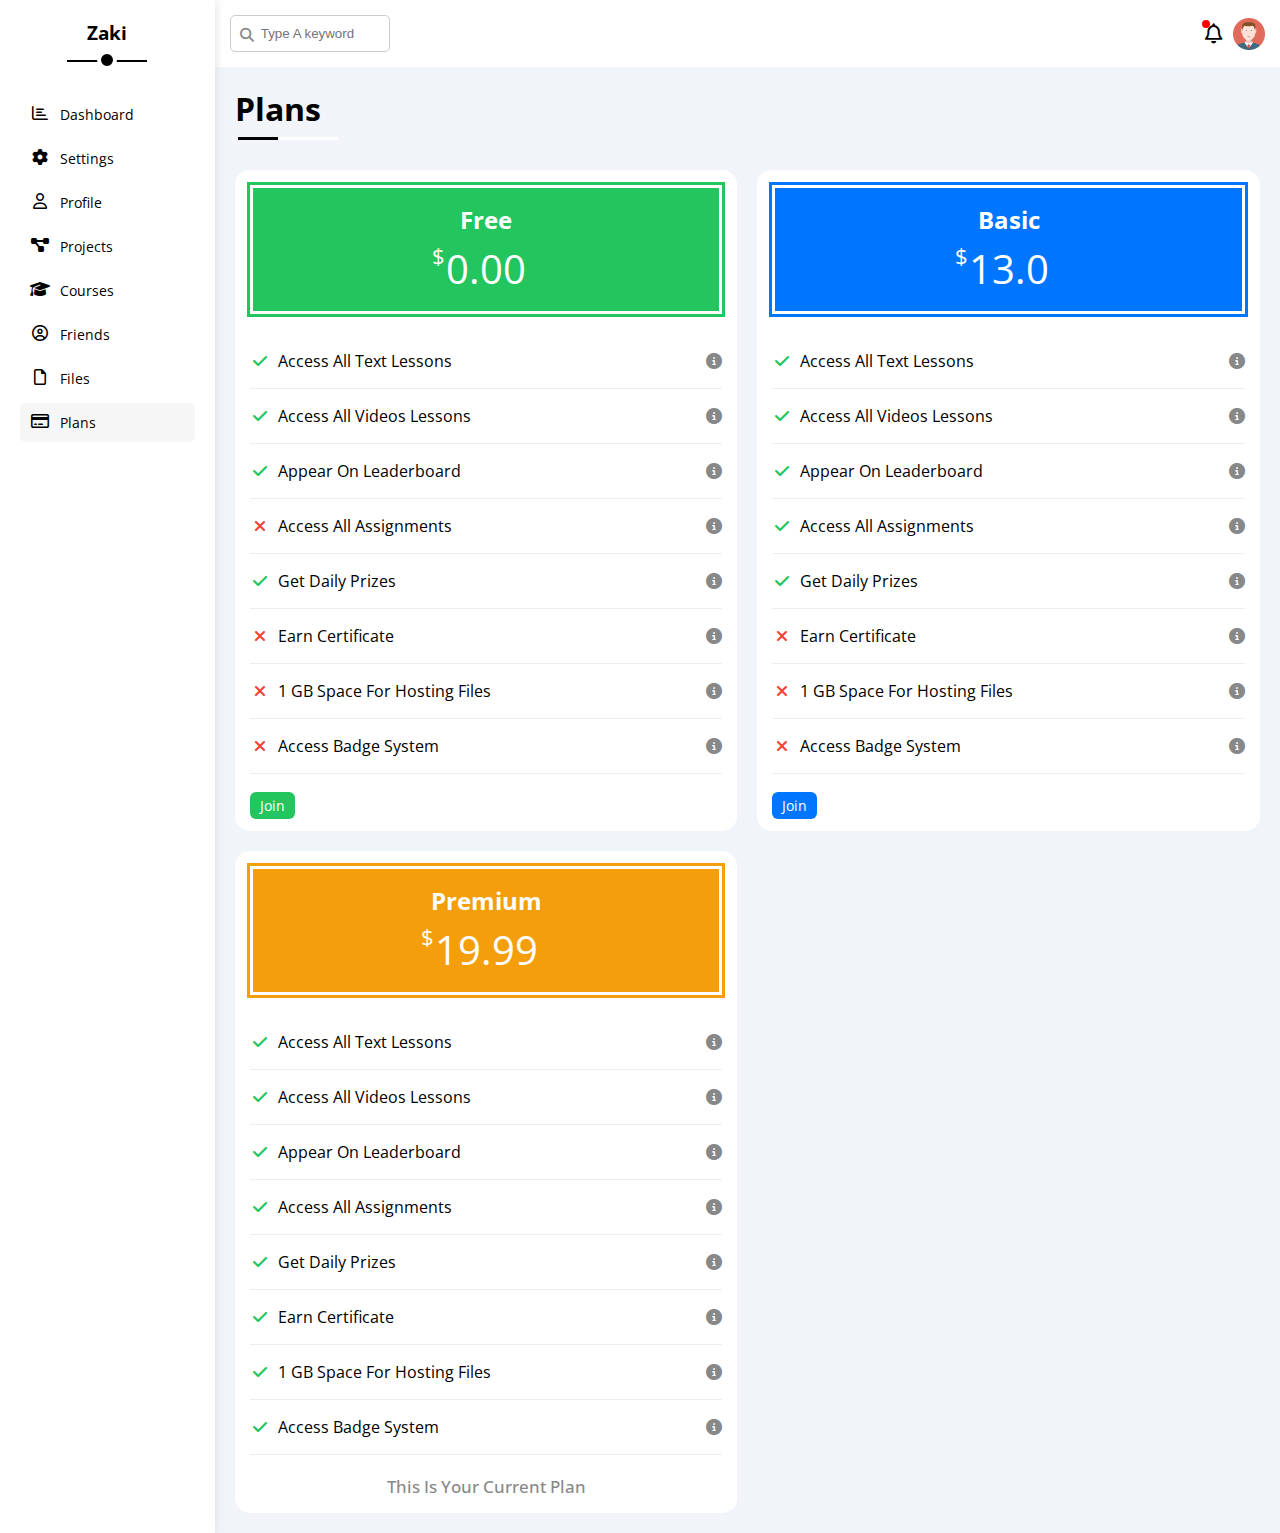
<file: plans.html>
<!DOCTYPE html>
<html lang="en">
  <head>
    <meta charset="UTF-8" />
    <meta name="viewport" content="width=device-width, initial-scale=1.0" />
    <title>Template 4</title>
    <link rel="stylesheet" href="css/framework.css" />
    <link rel="stylesheet" href="css/master.css" />
    <link rel="stylesheet" href="css/all.min.css" />
  </head>
  <body>
    <div class="page d-flex">
      <!-- Sidebar -->
      <div class="sidebar bg-white p-20 p-relative">
        <h3 class="p-relative text-c mt-0">Zaki</h3>
        <ul>
          <li>
            <a
              class="d-flex align-center fs-14 c-black rad-6 p-10"
              href="index.html"
            >
              <i class="fa-regular fa-chart-bar fa-fw"></i>
              <span>Dashboard</span>
            </a>
          </li>
          <li>
            <a
              class="d-flex align-center fs-14 c-black rad-6 p-10"
              href="settings.html"
            >
              <i class="fa-solid fa-gear fa-fw"></i>
              <span>Settings</span>
            </a>
          </li>
          <li>
            <a
              class="d-flex align-center fs-14 c-black rad-6 p-10"
              href="profile.html"
            >
              <i class="fa-regular fa-user fa-fw"></i>
              <span>Profile</span>
            </a>
          </li>
          <li>
            <a
              class="d-flex align-center fs-14 c-black rad-6 p-10"
              href="projects.html"
            >
              <i class="fa-solid fa-diagram-project fa-fw"></i>
              <span>Projects</span>
            </a>
          </li>
          <li>
            <a
              class=" d-flex align-center fs-14 c-black rad-6 p-10"
              href="courses.html"
            >
              <i class="fa-solid fa-graduation-cap fa-fw"></i>
              <span>Courses</span>
            </a>
          </li>
          <li>
            <a
              class=" d-flex align-center fs-14 c-black rad-6 p-10"
              href="friends.html"
            >
              <i class="fa-regular fa-circle-user fa-fw"></i>
              <span>Friends</span>
            </a>
          </li>
          <li>
            <a
              class=" d-flex align-center fs-14 c-black rad-6 p-10"
              href="files.html"
            >
              <i class="fa-regular fa-file fa-fw"></i>
              <span>Files</span>
            </a>
          </li>
          <li>
            <a
              class="active d-flex align-center fs-14 c-black rad-6 p-10"
              href="plans.html"
            >
              <i class="fa-regular fa-credit-card fa-fw"></i>
              <span>Plans</span>
            </a>
          </li>
        </ul>
      </div>

      <!-- Content -->
      <div class="content w-full">
        <!-- Head -->
        <div class="head">
          <div class="search">
            <input type="text" placeholder="Type A keyword" />
          </div>
          <div class="icons">
            <span>
              <i class="fa-regular fa-bell fa-lg"></i>
            </span>
            <img src="images/avatar.png" alt="Person" />
          </div>
        </div>
        <!-- Word Heading -->
        <h1>Plans</h1>
        <!-- Wrapper -->
         <div class="plans-page">
          <!-- Col -->
          <div class="col-1 box">
            <div class="plan-name bg-green">
              <p>Free</p>
              <span class="price">0.00</span>
            </div>
            <div class="info">
              <ul>

                <li>
                  <i class="fa-solid fa-check fa-fw yes"></i>
                  <p>Access All Text Lessons</p>
                  <i class="fa-solid fa-circle-info help"></i>
                </li>
                
                <li>
                  <i class="fa-solid fa-check fa-fw yes"></i>
                  <p>Access All Videos Lessons</p>
                  <i class="fa-solid fa-circle-info help"></i>
                </li>
                <li>
                  <i class="fa-solid fa-check fa-fw yes"></i>
                  <p>Appear On Leaderboard</p>
                  <i class="fa-solid fa-circle-info help"></i>
                </li>
                <li>
                  <i class="fa-solid fa-xmark fa-fw"></i>
                  <p>Access All Assignments</p>
                  <i class="fa-solid fa-circle-info help"></i>
                </li>
                <li>
                  <i class="fa-solid fa-check fa-fw yes"></i>
                  <p>Get Daily Prizes</p>
                  <i class="fa-solid fa-circle-info help"></i>
                </li>
                <li>
                  <i class="fa-solid fa-xmark fa-fw"></i>
                  <p>Earn Certificate</p>
                  <i class="fa-solid fa-circle-info help"></i>
                </li>
                <li>
                  <i class="fa-solid fa-xmark fa-fw"></i>
                  <p>1 GB Space For Hosting Files</p>
                  <i class="fa-solid fa-circle-info help"></i>
                </li>
                <li>
                  <i class="fa-solid fa-xmark fa-fw"></i>
                  <p>Access Badge System</p>
                  <i class="fa-solid fa-circle-info help"></i>
                </li>

              </ul>

              <a href="#" class="bg-green">Join</a>
            </div>
          </div>

          <!-- Col -->
          <div class="col-1 box">
            <div class="plan-name bg-blue">
              <p>Basic</p>
              <span class="price">13.0</span>
            </div>
            <div class="info">
              <ul>

                <li>
                  <i class="fa-solid fa-check fa-fw yes"></i>
                  <p>Access All Text Lessons</p>
                  <i class="fa-solid fa-circle-info help"></i>
                </li>
                
                <li>
                  <i class="fa-solid fa-check fa-fw yes"></i>
                  <p>Access All Videos Lessons</p>
                  <i class="fa-solid fa-circle-info help"></i>
                </li>
                <li>
                  <i class="fa-solid fa-check fa-fw yes"></i>
                  <p>Appear On Leaderboard</p>
                  <i class="fa-solid fa-circle-info help"></i>
                </li>
                <li>
                  <i class="fa-solid fa-check fa-fw yes"></i>
                  <p>Access All Assignments</p>
                  <i class="fa-solid fa-circle-info help"></i>
                </li>
                <li>
                  <i class="fa-solid fa-check fa-fw yes"></i>
                  <p>Get Daily Prizes</p>
                  <i class="fa-solid fa-circle-info help"></i>
                </li>
                <li>
                  <i class="fa-solid fa-xmark fa-fw"></i>
                  <p>Earn Certificate</p>
                  <i class="fa-solid fa-circle-info help"></i>
                </li>
                <li>
                  <i class="fa-solid fa-xmark fa-fw"></i>
                  <p>1 GB Space For Hosting Files</p>
                  <i class="fa-solid fa-circle-info help"></i>
                </li>
                <li>
                  <i class="fa-solid fa-xmark fa-fw"></i>
                  <p>Access Badge System</p>
                  <i class="fa-solid fa-circle-info help"></i>
                </li>

              </ul>
              <a href="#" class="bg-blue">Join</a>
            </div>
          </div>

          <!-- Col -->
          <div class="col-1 box">
            <div class="plan-name bg-orange">
              <p>Premium</p>
              <span class="price">19.99</span>
            </div>
            <div class="info">
              <ul>

                <li>
                  <i class="fa-solid fa-check fa-fw yes"></i>
                  <p>Access All Text Lessons</p>
                  <i class="fa-solid fa-circle-info help"></i>
                </li>
                
                <li>
                  <i class="fa-solid fa-check fa-fw yes"></i>
                  <p>Access All Videos Lessons</p>
                  <i class="fa-solid fa-circle-info help"></i>
                </li>
                <li>
                  <i class="fa-solid fa-check fa-fw yes"></i>
                  <p>Appear On Leaderboard</p>
                  <i class="fa-solid fa-circle-info help"></i>
                </li>
                <li>
                  <i class="fa-solid fa-check fa-fw yes"></i>
                  <p>Access All Assignments</p>
                  <i class="fa-solid fa-circle-info help"></i>
                </li>
                <li>
                  <i class="fa-solid fa-check fa-fw yes"></i>
                  <p>Get Daily Prizes</p>
                  <i class="fa-solid fa-circle-info help"></i>
                </li>
                <li>
                  <i class="fa-solid fa-check fa-fw yes"></i>
                  <p>Earn Certificate</p>
                  <i class="fa-solid fa-circle-info help"></i>
                </li>
                <li>
                  <i class="fa-solid fa-check fa-fw yes"></i>
                  <p>1 GB Space For Hosting Files</p>
                  <i class="fa-solid fa-circle-info help"></i>
                </li>
                <li>
                  <i class="fa-solid fa-check fa-fw yes"></i>
                  <p>Access Badge System</p>
                  <i class="fa-solid fa-circle-info help"></i>
                </li>
              </ul>
              <span class="current-plan">This Is Your Current Plan</span>
            </div>
          </div>


         </div>
        <!-- / wrapper -->
      </div>
      <!-- / content -->
    </div>
    <!-- / page -->
  </body>
</html>
</file>
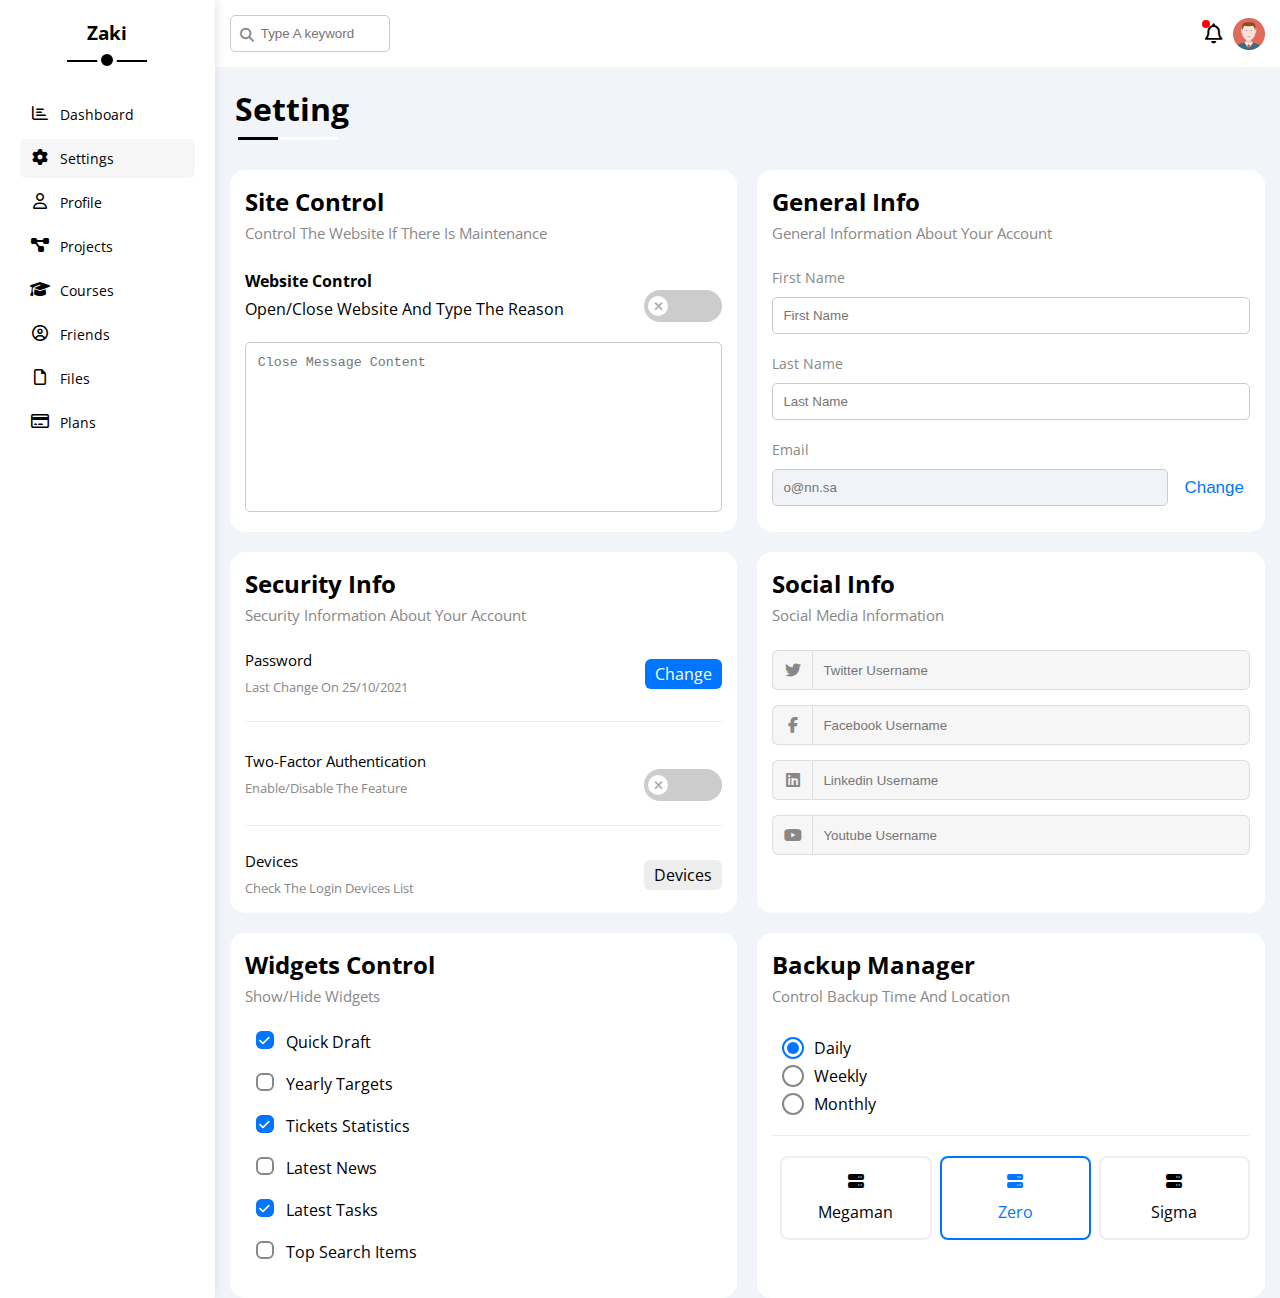
<file: settings.html>
<!DOCTYPE html>
<html lang="en">
  <head>
    <meta charset="UTF-8" />
    <meta name="viewport" content="width=device-width, initial-scale=1.0" />
    <title>Template 4</title>
    <link rel="stylesheet" href="css/framework.css" />
    <link rel="stylesheet" href="css/master.css" />
    <link rel="stylesheet" href="css/all.min.css" />
  </head>
  <body>
    <div class="page d-flex">
      <!-- Sidebar -->
      <div class="sidebar bg-white p-20 p-relative">
        <h3 class="p-relative text-c mt-0">Zaki</h3>
        <ul>
          <li>
            <a
              class="d-flex align-center fs-14 c-black rad-6 p-10"
              href="index.html"
            >
              <i class="fa-regular fa-chart-bar fa-fw"></i>
              <span>Dashboard</span>
            </a>
          </li>
          <li>
            <a
              class="active d-flex align-center fs-14 c-black rad-6 p-10"
              href="settings.html"
            >
              <i class="fa-solid fa-gear fa-fw"></i>
              <span>Settings</span>
            </a>
          </li>
          <li>
            <a
              class="d-flex align-center fs-14 c-black rad-6 p-10"
              href="profile.html"
            >
              <i class="fa-regular fa-user fa-fw"></i>
              <span>Profile</span>
            </a>
          </li>
          <li>
            <a
              class="d-flex align-center fs-14 c-black rad-6 p-10"
              href="projects.html"
            >
              <i class="fa-solid fa-diagram-project fa-fw"></i>
              <span>Projects</span>
            </a>
          </li>
          <li>
            <a
              class="d-flex align-center fs-14 c-black rad-6 p-10"
              href="courses.html"
            >
              <i class="fa-solid fa-graduation-cap fa-fw"></i>
              <span>Courses</span>
            </a>
          </li>
          <li>
            <a
              class="d-flex align-center fs-14 c-black rad-6 p-10"
              href="friends.html"
            >
              <i class="fa-regular fa-circle-user fa-fw"></i>
              <span>Friends</span>
            </a>
          </li>
          <li>
            <a
              class="d-flex align-center fs-14 c-black rad-6 p-10"
              href="files.html"
            >
              <i class="fa-regular fa-file fa-fw"></i>
              <span>Files</span>
            </a>
          </li>
          <li>
            <a
              class="d-flex align-center fs-14 c-black rad-6 p-10"
              href="plans.html"
            >
              <i class="fa-regular fa-credit-card fa-fw"></i>
              <span>Plans</span>
            </a>
          </li>
        </ul>
      </div>

      <!-- Content -->
      <div class="content w-full">
        <!-- Head -->
        <div class="head">
          <div class="search">
            <input type="text" placeholder="Type A keyword" />
          </div>
          <div class="icons">
            <span>
              <i class="fa-regular fa-bell fa-lg"></i>
            </span>
            <img src="images/avatar.png" alt="Person" />
          </div>
        </div>
        <!-- Word Heading -->
        <h1>Setting</h1>
        <!-- Wrapper -->
        <div class="setting">
         <div class="wrapper">
            <!-- site-control -->
            <div class="site-control box">
                <h2 class="title">Site Control</h2>
                <span class="sub-title">Control The Website If There Is Maintenance</span>
                <div class="row">
                    <div>
                        <h4>Website Control</h4>
                        <span>Open/Close Website And Type The Reason</span>
                    </div>
                    <!-- Checkbox -->
                    <label>
                        <input type="checkbox" class="toggle-checkbox">
                        <div class="toggle-switch"></div>
                    </label>
                </div>
                <textarea placeholder="Close Message Content"></textarea>
            </div>
            <!-- / site-control -->
            <!-- General Info -->
            <div class="general-info box">
                <h2 class="title">General Info</h2>
                <span class="sub-title">General Information About Your Account</span>
                <form action="#">
                    <div class="input-gruop">
                        <label for="first-name">First Name</label>
                        <input type="text" placeholder="First Name" id="first-name">
                    </div>
                    <div class="input-gruop">
                        <label for="last-name">Last Name</label>
                        <input type="text" placeholder="Last Name" id="last-name">
                    </div>
                    <div class="input-gruop">
                        <label for="email">Email</label>
                        <div>
                            <input type="email" placeholder="o@nn.sa" id="email" disabled>
                            <input type="submit" value="Change">
                        </div>
                    </div>
                </form>
            </div>
            <!-- / General Info -->
            <!-- Security Info -->
            <div class="security-info box">
                <h2 class="title">Security Info</h2>    
                <span class="sub-title">Security Information About Your Account</span>
                <form action="#">
                    <div class="input-gruop">
                        <div class="col">
                            <p>Password</p>
                            <span>Last Change On 25/10/2021</span>
                        </div>
                        <a href="#" class="change-password">Change</a>
                    </div>
                    <div class="input-gruop">
                        <div class="col">
                            <p>Two-Factor Authentication</p>
                            <span>Enable/Disable The Feature</span>
                        </div>
                        <!-- Checkbox -->
                        <label>
                            <input type="checkbox" class="toggle-checkbox">
                            <div class="toggle-switch"></div>
                        </label>
                    </div>
                    <div class="input-gruop">
                        <div class="col">
                            <p>Devices</p>
                            <span>Check The Login Devices List</span>
                        </div>
                        <a href="#" class="device">Devices</a>
                    </div>
                </form>
            </div>
            <!-- / Security Info -->
            <!-- Social Info -->
            <div class="social-info box">
                <h2 class="title">Social Info</h2>
                <span class="sub-title">Social Media Information</span>
                <form action="#">
                    <div>
                        <i class="fa-brands fa-twitter"></i>
                        <input type="text" placeholder="Twitter Username">
                    </div>
                    <div>
                        <i class="fa-brands fa-facebook-f"></i>
                        <input type="text" placeholder="Facebook Username">
                    </div>
                    <div>
                        <i class="fa-brands fa-linkedin"></i>
                        <input type="text" placeholder="Linkedin Username">
                    </div>
                    <div>
                        <i class="fa-brands fa-youtube"></i>
                        <input type="text" placeholder="Youtube Username">
                    </div>
                </form>
            </div>
            <!-- / Social Info -->
            <!-- Widgets Control -->
            <div class="widgets-control box">
                <h2 class="title">Widgets Control</h2>
                <span class="sub-title">Show/Hide Widgets</span>
                <form action="#">
                    <div class="control">
                        <input type="checkbox" id="one" checked>
                        <label for="one">Quick Draft</label>
                    </div>
                    <div class="control">
                        <input type="checkbox" id="tow">
                        <label for="tow">Yearly Targets</label>
                    </div>
                    <div class="control">
                        <input type="checkbox" id="three" checked>
                        <label for="three">Tickets Statistics</label>
                    </div>
                    <div class="control">
                        <input type="checkbox" id="four">
                        <label for="four">Latest News</label>
                    </div>
                    <div class="control">
                        <input type="checkbox" id="five" checked>
                        <label for="five">Latest Tasks</label>
                    </div>
                    <div class="control">
                        <input type="checkbox" id="six">
                        <label for="six">Top Search Items</label>
                    </div>
                </form>
            </div>
            <!-- / Widgets Control -->
            <!-- Backup Manager -->
            <div class="backup-manager box">
                <h2 class="title">Backup Manager</h2>
                <span class="sub-title">Control Backup Time And Location</span>
                <form action="#">
                    <div class="row-1">
                        <div class="input-gruop">
                            <input type="radio" id="daily" name="one" checked>
                            <label for="daily">Daily</label>
                        </div>
                        <div class="input-gruop">
                            <input type="radio" id="weekly" name="one">
                            <label for="weekly">Weekly</label>
                        </div>
                        <div class="input-gruop">
                            <input type="radio" id="monthly" name="one">
                            <label for="monthly">Monthly</label>
                        </div>
                    </div>

                    <div class="row-2">
                        <input type="radio" name="tow" id="megaman">
                        <div class="server">
                            <label for="megaman">
                                <i class="fa-solid fa-server d-block mb-10"></i>
                                Megaman
                            </label>
                        </div>

                        <input type="radio" name="tow" id="zero" checked>
                        <div class="server">
                            <label for="zero">
                                <i class="fa-solid fa-server d-block mb-10"></i>
                                Zero
                            </label>
                        </div>
                        
                        <input type="radio" id="sigma" name="tow">
                        <div  class="server">
                            <label for="sigma">
                                <i class="fa-solid fa-server d-block mb-10"></i>
                                Sigma
                            </label>
                        </div>
                    </div>
                </form>
            </div>
            <!-- / Backup Manager -->
          </div>
        </div>
        <!-- / wrapper -->
      </div>
      <!-- / content -->
    </div>
    <!-- / page -->
  </body>
</html>
</file>
<file: css/framework.css>
/* Start Box */
.d-flex {
    display: flex;
}
/* End Box */
/* Start Padding + Margin */
.p-10 {
    padding: 10px;
}

.p-20 {
    padding: 20px;
}

.m-20 {
    margin: 20px;
}

.mt-0 {
    margin-top: 0;
}
/* End Padding + Margin */
/* Start Color */
.bg-white {
    background-color: white;
}

.c-black {
    color: black;
}
/* End Color */
/* Start Position */
.p-relative {
    position: relative;
}
/* End Position */
/* Start Font */
.text-c {
    text-align: center;
}
/* End Font */
/* Start Border */
.rad-6 {
    border-radius: 6px;
}
/* End Border */
</file>
<file: css/master.css>
/* Import Font Open-sans */
@import url('https://fonts.googleapis.com/css2?family=Open+Sans:ital,wght@0,300..800;1,300..800&display=swap');

/* Variables */
:root {
    --blue-color: #0075ff;
    --blue-alt-color: #0d69d5;
    --orange-color: #f59e0b;
    --green-color: #22c55e;
    --red-color: #f44336;
    --grey-color: #888;
}

* {
    box-sizing: border-box;
}

body {
    font-family: "Open Sans", sans-serif;
    margin: 0
}

*:focus {
    outline: none;
}

a {
    text-decoration: none;
}

.page {
    background-color: #f1f5f9;
    min-height: 100vh;
}

ul {
    list-style-type: none;
    padding: 0;
    margin: 0;
}

/* Start Component */
.box {
    background-color: white;
    padding: 15px;
    border-radius: 15px;
}

.c-blue {
    color: #0075ff;
}

.bg-blue {
    background-color: #0075ff;
}

.bg-alt-blue {
    background-color: rgb(0 117 255 / 20%);
}

.c-orange {
    color: #f59e0b;
}

.bg-orange {
    background-color: #f59e0b;
}

.bg-alt-orange {
    background-color: rgb(245 158 11 / 20%);
}

.c-green {
    color: #22c55e;
}

.bg-green {
    background-color: #22c55e;
}

.bg-alt-green {
    background-color: rgb(34 197 94 / 20%);
}

.c-red {
    color: #f44336;
}

.bg-red {
    background-color: #f44336;
}

.bg-alt-red {
    background-color: rgb(244 67 54 / 20%);
}

.bg-twitter {
    background-color: #1da1f2;
}

.alt-bg-twitter {
    background-color: rgb(29 161 242 / 20%);
    color: #1da1f2;

}

.bg-facebook {
    background-color: #1877f2;
}

.alt-bg-facebook {
    background-color: rgb(24 119 242 / 20%);
    color: #1da1f2;
}

.bg-youtube {
    background-color: #ff0000;
}

.alt-bg-youtube {
    background-color: rgb(255 0 0 / 20%);
    color: #ff0000;
}

.bg-linkedin {
    background-color: #0077b5;
}

.alt-bg-linkedin {
    background-color: rgb(0 119 181 / 20%);
    color: #0077b5;
}

/* Toggle Checkbox */
.toggle-checkbox {
    appearance: none;
}

.toggle-switch {
    width: 78px;
    background: #ccc;
    height: 32px;
    border-radius: 16px;
    position: relative;
}

.toggle-switch::before {
    content: "\f00d";
    width: 20px;
    height: 20px;
    position: absolute;
    border-radius: 50%;
    background-color: white;
    top: 6px;
    left: 4px;
    font-family: "Font Awesome 6 Pro";
    font-weight: 900;
    font-size: 12px;
    color: #aaa;
    display: flex;
    justify-content: center;
    align-items: center;
    transition: 0.3s;

}


.toggle-checkbox:checked + .toggle-switch {
    background-color: var(--blue-color);
   
}

.toggle-checkbox:checked + .toggle-switch::before {
    content: "\f00c";
    left: 50px;
}

.title {
    margin: 0;
    margin-bottom: 5px;
}

.sub-title {
    color: var(--grey-color);
    font-size: 15px;
    display: block;
    margin-bottom: 25px;
}
/* End Component */

/* => For Scroll */
::-webkit-scrollbar {
    width: 10px;
}

::-webkit-scrollbar-track {
    background-color: white;
}

::-webkit-scrollbar-thumb {
    background-color: var(--blue-color);
}

::-webkit-scrollbar-thumb:hover {
    background-color: var(--blue-alt-color);
} 
/* Start Sidebar */
.sidebar {
   width: 250px; 
   box-shadow: 0 0 10px #ddd;
}

.sidebar > h3 {
    margin-bottom: 50px;
}

.sidebar > h3::before,
.sidebar > h3:after {
    content: "";
    background-color: black;
    position: absolute;
    left: 50%;
    transform: translatex(-50%);
}

.sidebar > h3::before {
    width: 80px;
    height: 2px;
    bottom: -17px;
}

.sidebar > h3:after {
    bottom: -25px;
    border-radius: 50%;
    width: 12px;
    height: 12px;
    border: 4px solid white;
}

.sidebar ul li a {
    transition: 0.3s;
    margin-bottom: 5px;
    transition: 0.3s;
}

.sidebar ul li a:hover, 
.sidebar ul li a.active {
    background-color: #f6f6f6;
}

.sidebar ul li a span {
    font-size: 14px;
    margin-left: 10px;
}

@media (max-width: 767px) {
    .sidebar {
        width: 58px;
    }

    .sidebar > h3 {
        font-size: 13px;
        margin-bottom: 15px;
    }

    .sidebar > h3:before,
    .sidebar > h3:after {
        display: none;
    }

    .sidebar ul li a span {
        display: none;
    }
}

/* End Sidebar */
/* Start Content */
/* => Head */
.content {
    overflow: hidden;
    width: 100%;
}

.content .head {
    width: 100%;
    display: flex;
    justify-content: space-between;
    align-items: center;
    padding: 15px;
    background-color: white;
}

.content .head .search {
    position: relative;
}

.content .head .search::before {
    content: "\f002";
    font-family: "Font Awesome 6 Pro";
    font-weight: 900;
    position: absolute;
    top: 50%;
    transform: translateY(-50%);
    left: 10px;
    font-size: 14px;
    color: var(--grey-color);

}

.content .head .search input {
    border: 1px solid #ccc;
    border-radius: 5px;
    padding: 10px 30px;
    width: 160px;
    transition: 0.4s;
}

.content .head .search input:focus {
    width: 250px;
}

.content .head .icons {
    display: flex;
    align-items: center;
}

.content .head .icons span {
    position: relative;
}

.content .head .icons span::before {
    content: "";
    background-color: red;
    width: 8px;
    height: 8px;
    display: block;
    position: absolute;
    top: -3px;
    left: -3px;
    border-radius: 50%;
}

.content .head .icons span i {
    margin-right: 10px;
}

.content .head .icons img {
    width: 32px;
    height: 32px;
}

/* => Heading Word */
.content h1 {
    margin: 20px 20px 40px;
    position: relative;
}

.content h1::before,
.content h1::after {
    content: "";
    display: block;
    width: 100px;
    height: 3px;
    position: absolute;
    bottom: -10px;
    left: 3px;
}

.content h1::before {
    background-color: white;
}

.content h1::after {
    background-color: black;
    width: 40px;
}

/* => Wrapper */
.content .wrapper {
    margin-left: 15px;
    margin-right: 15px;
    display: grid;
    gap: 20px;
    grid-template-columns: repeat(auto-fill, minmax(450px, 1fr) );
}

@media (max-width: 767px) {
    .content .wrapper {
        margin-left: 10px;
        margin-right: 10px;
        gap: 10px;
        grid-template-columns: minmax(200px, 1fr);
    }
}

/* 
|-----------------------------------|
|---------- Dashboard Style --------|
|-----------------------------------|
*/

/* => Content => Wrapper => Welcome */
.content .wrapper .welcome {
    background-color: white;
} 

.content .wrapper .welcome .intro {
    background-color: #eee;
    display: flex;
    justify-content: space-between;
    align-items: center;
    padding: 20px;
}

.content .wrapper .welcome .intro div h2 {
    margin: 0;
}

.content .wrapper .welcome .intro div span {
    color: var(--grey-color);
    margin-top: 5px;
}

.content .wrapper .welcome .intro img {
    width: 170px;
}

.content .wrapper .welcome img.photo {
    width: 64px;
    border: 2px solid white;
    margin-top: -32px;
    display: block;
    border-radius: 50%;
    padding: 2px;
    box-shadow: 0 0 5px #ddd;
    margin-left: 20px;
}

.content .wrapper .welcome .body {
    display: flex;
    text-align: center;
    margin-top: 20px;
    margin-bottom: 20px;
    padding: 20px;
    border-top: 1px solid #eee;
    border-bottom: 1px solid #eee;
}

.content .wrapper .welcome .body > div {
    flex: 1;
}

.content .wrapper .welcome .body div span {
    display: block;
    color: var(--grey-color);
    margin-top: 10px;
    font-size: 14px;
}

.content .wrapper .welcome a {
    color: white;
    background-color: var(--blue-color);
    padding: 7px;
    border-radius: 7px;
    display: block;
    width: fit-content;
    margin: 0 15px 20px auto;
    font-size: 14px;
    transition: 0.4s;
}

.content .wrapper .welcome a:hover {
    background-color: var(--blue-alt-color);
}

/* => Content => Wrapper => Quick Draft */
.content .wrapper .quick-draft h2 {
    margin: 0;
    margin-bottom: 15px;
}

.content .wrapper .quick-draft span {
    display: block;
    color: var(--grey-color);
    font-size: 15px;
}

.content .wrapper .quick-draft form {
    display: flex;
    flex-direction: column;
    row-gap: 20px;
    margin: 25px 0 15px;
}

.content .wrapper .quick-draft form input:not(input[type=submit]) {
    padding: 10px;
    background-color: #eee;
    border: none;
    border-radius: 7px;
}

.content .wrapper .quick-draft form textarea {
    background-color: #eee;
    padding: 10px;
    border: none;
    border-radius: 7px;
    height: 200px;
}

.content .wrapper .quick-draft form input[type=submit] {
    width: fit-content;
    background-color: var(--blue-color);
    color: white;
    border: none;
    padding: 6px 10px;
    border-radius: 7px;
    align-self: flex-end;
}

/* => Content => Wrapper => Targets */

.content .wrapper .targets h2 {
    margin: 0;
}

.content .wrapper .targets p {
    color: var(--grey-color);
}

.content .wrapper .targets .target-row {
    display: flex;
    justify-content: center;
    align-items: center;
    column-gap: 15px;
    margin-bottom: 10px;
}

.content .wrapper .targets .target-row .details {
    flex: 1;
}

.content .wrapper .targets .target-row .icon {
    width: 80px;
    height: 80px;
    display: flex;
    justify-content: center;
    align-items: center;
}

.content .wrapper .targets .target-row .background-alt-blue { background-color: rgb(0 117 255 / 20%); }

.content .wrapper .targets .target-row .background-alt-orange { background-color: rgb(245 158 11 / 20%); }

.content .wrapper .targets .target-row .background-alt-green { background-color: rgb(34 197 94 / 20%); }

.content .wrapper .targets .target-row .icon i {
    font-size: 20px;
}

.content .wrapper .targets .target-row span:first-child {
    color: var(--grey-color);
    display: block;
    margin-bottom: 5px;
}

.content .wrapper .targets .target-row span:nth-child(2) {
    font-weight: bold;
}

.content .wrapper .targets .target-row .progress {
    height: 3px;
    margin-top: 8px;
    position: relative;
}

.content .wrapper .targets .target-row .progress .parent-span {
    position: absolute;
    height: 3px;
}

.content .wrapper .targets .target-row .progress .background-blue { background: var(--blue-color); }
.content .wrapper .targets .target-row .progress .background-orange { background: var(--orange-color); }
.content .wrapper .targets .target-row .progress .background-green { background: var(--green-color); }

.content .wrapper .targets .target-row .progress .parent-span > span {
    position: absolute;
    top: -30px;
    right: -10px;
    color: white;
    border-radius: 4px;
    padding: 2px;
    font-size: 11px;
}

.content .wrapper .targets .target-row .progress .parent-span > span::before {
    content: "";
    position: absolute;
    top: 19px;
    left: 9px;
    border-style: solid;
    border-width: 4px;
}

.content .wrapper .targets .target-row .progress .background-blue::before {border-color: var(--blue-color) transparent transparent transparent;}
.content .wrapper .targets .target-row .progress .background-orange::before {border-color: var(--orange-color) transparent transparent transparent;}
.content .wrapper .targets .target-row .progress .background-green::before {border-color: var(--green-color) transparent transparent transparent;}

/* => Content => Wrapper => Tickets Statistics */
.content .wrapper .tickets {
    
}

.content .wrapper .tickets .title {
    margin: 0;
    margin-bottom: 10px;
}

.content .wrapper .tickets .sub-title {
    color: var(--grey-color);
    font-size: 15px;
}

.content .wrapper .tickets .statistics {
    display: flex;
    flex-wrap: wrap;
    gap: 20px;
    margin-top: 15px;
}

.content .wrapper .tickets .statistics .stat {
    width: calc(50% - 20px);
    border: 1px solid #ccc;
    border-radius: 10px;
    text-align: center;
    padding: 15px 0;
}

@media (max-width: 768px) {
    .content .wrapper .tickets .statistics .stat {
        width: 100%;
    }
}

.content .wrapper .tickets .statistics .stat i {
    font-size: 22px;
}

.content .wrapper .tickets .statistics .stat h2 {
    margin: 5px 0;
    font-size: 20px;
}

.content .wrapper .tickets .statistics .stat span {
    color: var(--grey-color);
    font-size: 15px;
}

/* => Content => Wrapper => latest-news */

.latest-news {}

.latest-news h2 {
    margin: 0;
    margin-bottom: 15px;
}

.latest-news .news-row {
    display: flex;
    align-items: center;
    column-gap: 15px;
    margin-bottom: 40px;
    position: relative;
}

@media (max-width: 768px) {
    .latest-news .news-row {
        flex-direction: column;
        row-gap: 20px;
        text-align: center;
    }
}

.latest-news .news-row:not(:last-child):before {
    content: "";
    width: 100%;
    height: 1px;
    background-color: #eee;
    position: absolute;
    bottom: -18px;
    left: 0;
}

.latest-news .news-row img {
    width: 100px;
    border-radius: 8px;
}

.latest-news .news-row .info {
    flex: 1;
}

.latest-news .news-row .info h3 {
    margin: 0;
    font-size: 16px;
}

.latest-news .news-row .info p {
    margin: 0;
    margin-top: 5px;
    color: var(--grey-color);
    font-size: 14px;
}

.latest-news .news-row .date {
    background-color: #eee;
    font-size: 13px;
    padding: 6px;
    border-radius: 5px;
}

@media (max-width: 768px) {
    .latest-news .news-row .date {
        margin-left: auto
    }
}

/* => Content => Wrapper => latest-tasks */
.latest-tasks h2 {
    margin: 0;
    margin-bottom: 20px;
}

.latest-tasks .task-row {
    display: flex;
    align-items: center;
    margin-bottom: 35px;
    position: relative;
}

.latest-tasks .done {
    opacity: 0.3;
}

.latest-tasks .done h3, 
.latest-tasks .done p {
    text-decoration: line-through;
}

.latest-tasks .task-row:last-child {
    margin-bottom: 0;
}

.latest-tasks .task-row:not(:last-child)::before {
    content: '';
    position: absolute;
    bottom: -18px;
    left: 0;
    width: 100%;
    height: 1px;
    background-color: #eee;
}

.latest-tasks .task-row .info {
    flex: 1;
}

.latest-tasks .task-row .info h3 {
    margin: 0;
    margin-bottom: 8px;
    font-size: 15px;
}

.latest-tasks .task-row .info p {
    margin: 0;
    color: var(--grey-color);
}

/* => Content => Wrapper => top-search-items */
.top-search-items {}

.top-search-items h2 {
    margin: 0;
    margin-bottom: 20px;
}

.top-search-items .row-head {
    display: flex;
    align-items: center;
    justify-content: space-between;
    color: var(--grey-color);
}

.top-search-items .row-search {
    display: flex;
    align-items: center;
    justify-content: space-between;
}

.top-search-items .row-search:last-child {
    margin-bottom: 0;
}


.top-search-items .row-search p {
    font-weight: 600;
}

.top-search-items .row-search span {
    background-color: #eee;
    font-size: 13px;
    padding: 4px 10px;
    border-radius: 6px;
}

/* => Content => Wrapper => Uploads */
.uploads h2 {
    margin: 0;
    margin-bottom: 20px;
}

.uploads .upload-row {
    display: flex;
    column-gap: 15px;
    align-items: center;
    margin-bottom: 25px;
}

.uploads .upload-row:last-child {
    margin-bottom: 0;
}

.uploads .upload-row img {
    width: 40px;
    height: 40px;
}

.uploads .upload-row .info {
    flex: 1;
}

.uploads .upload-row .info .file-name {
    font-weight: 500;
}

.uploads .upload-row .info .name {
    color: var(--grey-color);
}

.uploads .upload-row .size {
    background-color: #eee;
    font-size: 12px;
    padding: 5px 6px;
    border-radius: 5px;
}

/* => Content => Wrapper => Last Project Progress */
.project-progress {
    position: relative;
}

.project-progress h2 {
    margin: 0;
    margin-bottom: 30px;
}

.project-progress ul {
    margin-left: 35px;
    position: relative;
}

.project-progress ul::before {
    content: '';
    width: 2px;
    height: 100%;
    position: absolute;
    top: 0;
    left: -22px;
    background-color: var(--blue-color);
}

.project-progress ul li {
    margin: 30px 0;
    position: relative;
}

.project-progress ul li::before {
    content: '';
    position: absolute;
    top: 0;
    left: -33px;
    border-radius: 50%;
    border: 2px solid white;
    width: 20px;
    height: 20px;
    background-color: white;
    outline: 2px solid var(--blue-color);
}

.project-progress ul li.in-progress::before {
    animation: change-color 0.8s infinite alternate;
}

@keyframes change-color {
    from {
        background-color: var(--blue-color);
    }
    to {
        background-color: white;
    }
}


.project-progress ul li.done::before {
    background-color: var(--blue-color);
    outline: 2px solid var(--blue-color);
}

.project-progress img {
    position: absolute;
    right: 0;
    bottom: 0;
    opacity: 0.1;
    width: 160px;
}

/* => Content => Wrapper => Reminders */
.reminders .row {
    margin-left: 50px;
    position: relative;
}

.reminders .row::before {
    content: "";
    position: absolute;
    top: 0;
    left: -19px;
    width: 2px;
    height: 43px;
    
}

.reminders .row:first-of-type::before,
.reminders .row:first-of-type::after {
    background-color: var(--green-color);
}

.reminders .row:nth-child(3)::before,
.reminders .row:nth-child(3)::after {
    background-color: var(--blue-color);
}

.reminders .row:nth-child(4)::before,
.reminders .row:nth-child(4)::after {
    background-color: var(--orange-color);
}

.reminders .row:last-of-type::before,
.reminders .row:last-of-type::after {
    background-color: var(--red-color);
}

.reminders .row::after {
    content: "";
    position: absolute;
    top: 13px;
    left: -49px;
    width: 15px;
    height: 15px;
    background: var(--blue-color);
    border-radius: 50%;
}

.reminders .row p {
    font-size: 14px;
    font-weight: 700;
    margin-bottom: 3px;
}

.reminders .row span {
    color: var(--grey-color);
    font-size: 12px;
}   

/* => Content => Wrapper => Last-Post */
.last-post .post .info {
    display: flex;
    align-items: center;
    column-gap: 20px;
}

.last-post .post .info img {
    width: 50px;
}


.last-post .post .info .text p {
    margin: 0;
    font-weight: 700;
    margin-bottom: 2px;
    font-size: 15px;
}

.last-post .post .info .text span {
    color: var(--grey-color);
    font-size: 14px;
}

.last-post .post p.body {
    line-height: 1.8;
    border-top: 1px solid #eee;
    border-bottom: 1px solid #eee;
    padding: 25px 0 60px;
    margin: 20px 0 30px;
}

.last-post .post .footer {
    align-items: center;
    display: flex;
    justify-content: space-between;
    color: var(--grey-color);
}

/* => Content => Wrapper => Last-Post */
.social-stats .stats .row {
    display: flex;
    align-items: center;
    margin-bottom: 12px;
}

.social-stats .stats .row {
    column-gap: 15px;
    
}

.social-stats .stats .row:hover i {
    transition: 0.3s;
    transform: rotate(5deg);
}

.social-stats .stats .row i {
    color: white;
    font-size: 32px;
    padding: 10px;
    width: 49px;
    display: flex;
    justify-content: center;
    align-items: center;
}

.social-stats .stats .row p {
    flex: 1;
}

.social-stats .stats .row span {
    color: white;
    padding: 10px;
    font-size: 13px;
    padding: 4px 10px;
    border-radius: 6px;
    margin-right: 15px;
}

/* => Content => Projects */
.projects {
    margin: 20px;
    background: white;
    padding: 20px;
    border-radius: 10px;
}

.projects p {
    margin: 0;
    margin-bottom: 20px;
    font-size: 25px;
    font-weight: 700;
}

.projects .responsive-table {
    overflow-x: auto;
}

.projects table {
    width: 100%;
    min-width: 1000px;
    border-spacing: 0;
    margin-bottom: 20px;
}

.projects table thead th {
    text-align: left;
    background: #eee;
    padding: 15px 0;
    font-size: 15px;
    padding-left: 15px;
}

.projects table tbody tr {

}

.projects table tbody tr td {
    padding: 15px;
    border-bottom: 1px solid #eee;
    border-left: 1px solid #eee;
    transition: 0.3;
}

.projects table tbody tr:hover td {
    background-color: #faf7f7;
}

.projects table tbody tr td:last-child{
    border-right: 1px solid #eee;
}

.projects table tbody tr td img {
    width: 32px;
    border-radius: 50%;
    padding: 2px;
    background: white;
}

.projects table tbody tr td img:not(:first-child) {
    margin-left: -20px;
}

.projects table tbody tr td span {
    color: white;
    padding: 4px 10px;
    font-size: 13px;
    border-radius: 6px;
}

.projects table tbody tr td .completed {background-color: var(--blue-color);}

.projects table tbody tr td .in-progress { background-color: var(--green-color);}

.projects table tbody tr td .rejected {background-color: var(--red-color);}

.projects table tbody tr td .pending {background-color: var(--orange-color);}
/* End Content */

/* 
|-----------------------------------|
|---------- / Dashboard Style ------|
|-----------------------------------|
*/

/* 
|-----------------------------------|
|----------- Setting Style ---------|
|-----------------------------------|
*/

/* => Content => setting => Wrapper => site-control */
.setting .site-control .row {
    display: flex;
    justify-content: space-between;
    align-items: center;
    margin: 20px 0;
}

.setting .site-control .row h4 {
    margin: 0;
    margin-bottom: 6px;
}

.setting .site-control textarea {
    width: 100%;
    resize: none;
    border: 1px solid #ccc;
    padding: 12px;
    border-radius: 5px;
    height: 170px;
}

/* => Content => setting => Wrapper => General Info */
.setting .general-info form {
    display: flex;
    flex-direction: column;
    row-gap: 20px;
}

.setting .general-info form .input-gruop label {
    display: block;
    margin-bottom: 10px;
    color: var(--grey-color);
    font-size: 14px;
}

.setting .general-info form .input-gruop input:not(input[type=submit]) {
    width: 100%;
    padding: 10px;
    border: 1px solid #ccc;
    border-radius: 5px;
}

.setting .general-info form .input-gruop input[type=email] {
    color: #ddd;
    background: #f0f4f8;
    cursor: no-drop;
}

.setting .general-info form .input-gruop:last-of-type > div {
    display: flex;
    align-items: center;
    column-gap: 10px;
}

.setting .general-info form .input-gruop input[type=submit] {
    background: none;
    border: none;
    color: var(--blue-color);
    font-weight: 500;
    font-size: 17px;
}

/* => Content => setting => Wrapper => Security Info */
.setting .security-info form {
    display: flex;
    flex-direction: column;
    row-gap: 50px;
}

.setting .security-info form .input-gruop {
    display: flex;
    justify-content: space-between;
    align-items: center;
    position: relative;
}

.setting .security-info form .input-gruop:not(:last-child)::before {
    content: "";
    position: absolute;
    bottom: -25px;
    left: 0;
    width: 100%;
    height: 1px;
    background: #eee;
}

.setting .security-info form .input-gruop .col p {
    margin: 0;
    font-size: 15px;
    margin-bottom: 5px;
}

.setting .security-info form .input-gruop .col span {
    color: var(--grey-color);
    font-size: 13px;
}

.setting .security-info form .input-gruop .change-password {
    color: white;
    background: var(--blue-color);
    padding: 4px 10px;
    border-radius: 6px;
}

.setting .security-info form .input-gruop .device {
    color: #000;
    background: #eee;
    padding: 4px 10px;
    border-radius: 6px;
}
/* => Content => setting => Wrapper => Social Info */

.setting .social-info form {
    display: flex;
    flex-direction: column;
    row-gap: 15px;
}

.setting .social-info form div {
    display: flex;
    align-items: center;
}

.setting .social-info form div i {
    width: 40px;
    height: 40px;
    display: flex;
    justify-content: center;
    align-items: center;
    border: 1px solid #ddd;
    background-color: #f6f6f6;
    color: var(--grey-color);
    border-right: none;
    border-radius: 6px 0 0 6px;
}

.setting .social-info form div input {
    flex: 1;
    padding: 10px;
    border: 1px solid #ddd;
    border-radius: 0 6px 6px 0;
    background-color: #f6f6f6;
    height: 40px;
}

.setting .social-info form div:focus-within i {
    color: #000;
}

/* => Content => setting => Wrapper => Widgets Control */
.setting .widgets-control form .control {
    margin-bottom: 20px;
}

.setting .widgets-control form .control input[type=checkbox] {
    appearance: none;
}

.setting .widgets-control form .control label {
    position: relative;
    padding-left: 30px;
    cursor: pointer;
}

.setting .widgets-control form .control label::before {
    content: "";
    width: 14px;
    height: 14px;
    position: absolute;
    top: 0;
    left: 0;
    border: 2px solid var(--grey-color);
    border-radius: 6px;
}

.setting .widgets-control form .control label::after {
    font-family: var(--fa-style-family-classic);
    content: "\f00c";
    font-weight: 900;
    width: 18px;
    height: 18px;
    position: absolute;
    top: 0;
    left: 0;
    background-color: var(--blue-color);
    border-radius: 6px;
    display: flex;
    justify-content: center;
    align-items: center;
    color: white;
    font-size: 12px;
    transform: scale(0) rotate(360deg);
    transition: 0.3s;
}

.setting .widgets-control form .control input[type=checkbox]:checked + label::after {
    transform: scale(1);
}

/* => Content => setting => Wrapper => Backup Manager */
.setting .backup-manager form .row-1 {
    border-bottom: 1px solid #eee;
    padding-bottom: 20px;
}

.setting .backup-manager form input {
    appearance: none;
    margin-bottom: 20px;
}

.setting .backup-manager form .row-1 .input-gruop label {
    position: relative;
    padding-left: 30px;
}

.setting .backup-manager form .row-1 .input-gruop label::before {
    content: "";
    position: absolute;
    top: 0px;
    left: -2px;
    width: 18px;
    height: 18px;
    border: 2px solid var(--grey-color);
    border-radius: 50%;
}

.setting .backup-manager form .row-1 .input-gruop label::after {
    content: "";
    position: absolute;
    top: 5px;
    left: 3px;
    width: 12px;
    height: 12px;
    border-radius: 50%;
    transform: scale(0);
    transition: 0.3s;
}

.setting .backup-manager form .row-1 .input-gruop input[type=radio]:checked + label::before {
    border-color: var(--blue-color);
}

.setting .backup-manager form .row-1 .input-gruop input[type=radio]:checked + label::after {
    background: var(--blue-color);
    transform: scale(1)
}

.setting .backup-manager form .row-2 {
    margin-top: 20px;
    display: flex;
    justify-content: space-between;
    align-items: center;
}

@media (max-width: 768px) {
    .setting .backup-manager form .row-2 {
        flex-wrap: wrap;
    }
}

.setting .backup-manager form .row-2 .server {
    border: 2px solid #eee;
    width: 100%;
    text-align: center;
    border-radius: 8px;

}

.setting .backup-manager form .row-2 .server label {
    margin: 15px;
    display: block;
    cursor: pointer;
}

.setting .backup-manager form .row-2 .server label i {
    display: block;
    margin-bottom: 12px;
}

.setting .backup-manager form .row-2 input[type=radio]:checked + .server {
    border-color: var(--blue-color);
    color: var(--blue-color)
}

/* 
|-----------------------------------|
|----------- Profile Style ---------|
|-----------------------------------|
*/

/* => Content => profile => overview */
.profile .overview {
    margin-left: 15px;
    margin-right: 15px;
    display: flex;
    justify-content: start;
    align-items: center;
}

@media (max-width: 768px) {
    .profile .overview {
        flex-direction: column;
    }
    
}

.profile .overview .col-1 {
    width: 300px;
    text-align: center;
}

.profile .overview .col-1 img {
   width: 120px; 
}

.profile .overview .col-1 h3 {
    margin: 0;
    margin-top: 10px;
}

.profile .overview .col-1 span.level {
    color: var(--grey-color);
    display: block;
    margin: 10px 0;

}

.profile .overview .col-1 .progress-box {
    position: relative;
    background: #eee;
    width: 70%;
    height: 6px;
    border-radius: 6px;
    margin: 15px auto;
}

.profile .overview .col-1 .progress-box .progress {
    background: var(--blue-color);
    height: 6px;
    position: absolute;
    left: 0;
    top: 0;
    border-radius: 6px;
}

.profile .overview .col-1 .stars i {
    font-size: 13px;
}

.profile .overview .col-1 span.rate {
    display: block;
    color: var(--grey-color);
    font-size: 13px;
    margin-top: 10px;
}

.profile .overview .col-2 {
    width: 100%;
}

.profile .overview .col-2 .row {
    display: flex;
    flex-wrap: wrap;
    border-left: 1px solid #eee;
    padding-left: 20px;
}

@media (max-width: 992px) {
    .profile .overview .col-2 .row {
        border-left: none;
        padding-left: 0;
    }
    
}

.profile .overview .col-2 .row:not(:last-child) {
    border-bottom: 1px solid #eee;
    padding-bottom: 12px;
}

.profile .overview .col-2 .row .profile-title {
    font-size: 15px;
    font-weight: 400;
    color: var(--grey-color);
    width: 100%;
}

.profile .overview .col-2 .row > div {
    margin-bottom: 10px;
    min-width: 250px;
}

.profile .overview .col-2 .row > div span {
    font-size: 14px;
}

.profile .overview .col-2 .row > div span:first-child {
    color: var(--grey-color);
}


.profile .overview .col-2 .row label {
    margin-top: -25px;
    display: block;
}
.profile .overview .col-2 .row .toggle-switch {
    height: 18px;
    width: 60px;
}

.profile .overview .col-2 .row .toggle-checkbox:checked + .toggle-switch::before {
    left: 44px;
    color: var(--blue-color);
}
.profile .overview .col-2 .row .toggle-switch::before {
    top: 3px;
    width: 12px;
    height: 12px;
    font-size: 9px;
}

/* => Content => profile => other-info */
.profile .other-info {
    margin: 20px;
    display: flex;
    gap: 20px;
}

@media (max-width: 768px) {
    .profile .other-info {
        flex-direction: column;
    }
}

.profile .other-info .my-skills {
    flex-grow: 1;
}

.profile .other-info .my-skills ul li {
    border-bottom: 1px solid #eee;
    padding: 15px 0;
}

@media (max-width: 768px) {
    .profile .other-info .my-skills ul li  {
        text-align: center;
    }
}

.profile .other-info .my-skills ul li:last-child {
    border-bottom: none;
}

.profile .other-info .my-skills ul li span {
    font-size: 14px;
    background-color: #eee;
    padding: 4px 10px;
    border-radius: 4px;
    margin-right: 8px;
}

.profile .other-info .latest-activities {
    flex-grow: 2;
}

.profile .other-info .latest-activities > div {
    padding-bottom: 25px;
    border-bottom: 1px solid #eee;
    padding-top: 25px;
}

.profile .other-info .latest-activities > div:first-child {
    padding-top: 0;
}

.profile .other-info .latest-activities > div:last-child {
    border: none;
}

.profile .other-info .latest-activities img {
    width: 64px;
}

.profile .other-info .latest-activities .activity-box {
    display: flex;
    align-items: center;
    justify-content: space-between;
}

@media (max-width: 768px) {
    .profile .other-info .latest-activities .activity-box {
        text-align: center;
        flex-direction: column;
        row-gap: 20px;
    }
}

.profile .other-info .latest-activities .activity-box div:first-of-type {
    flex: 1;
    margin-left: 10px;
}

.profile .other-info .latest-activities .activity-box div p {    
    margin: 0;
    margin-bottom: 5px;
}

.profile .other-info .latest-activities .activity-box div span {
    color: var(--grey-color);
    font-size: 15px;
}


/* 
|-----------------------------------|
|----------- Project Style ---------|
|-----------------------------------|
*/

/* => Content => Projects Page => project-box */
.projects-page {
    margin: 20px;
    display: grid;
    gap: 20px;
    grid-template-columns: repeat(auto-fill, minmax(500px, 1fr));
}

@media (max-width: 768px) {
    .projects-page {
        grid-template-columns: repeat(auto-fill, minmax(200px, 1fr));
    }
}
.projects-page .project-box {
    position: relative;
}

.projects-page .project-box .date {
    position: absolute;
    top: 15px;
    right: 15px;
    font-size: 13px;
    color: var(--grey-color);
}

.projects-page .project-box .text {}

.projects-page .project-box .text p {
    margin-bottom: 5px;
    font-weight: 500;
}

.projects-page .project-box .text span {
    font-size: 14px;
    color: var(--grey-color);
}

.projects-page .project-box .team {
    display: flex;
    justify-content: flex-end;
    margin: 50px 0 30px;
}

.projects-page .project-box .team img {
    width: 40px;
    border-radius: 50%;
    margin-right: -12px;
    border: 2px solid white;
}

.projects-page .project-box .team a:last-of-type img {
    margin-right: 0;
}

.projects-page .project-box .team a:hover img {
    position: sticky;
}

.projects-page .project-box .keys {
    display: flex;
    gap: 12px;
    align-items: center;
    border-top: 1px solid #eee;
    border-bottom: 1px solid #eee;
    padding: 20px 0;
}

@media (max-width: 768px) {
    .projects-page .project-box .keys  {
        flex-direction: column;
        align-items: flex-start;
    }
}

.projects-page .project-box .keys span {
    background: #eee;
    padding: 4px 10px;
    border-radius: 6px;
    font-size: 13px;
}

.projects-page .project-box .info {
    display: flex;
    justify-content: space-between;
    align-items: center;
    margin-top: 15px;
}

@media (max-width: 768px) {
    .projects-page .project-box .info  {
        flex-direction: column;
        text-align: center;
    }
}

.projects-page .project-box .info .progress-box {
    width: 40%;
    background-color: #eee;
    height: 6px;
    position: relative;
    border-radius: 6px;
    overflow: hidden;
}

@media (max-width: 768px) {
    .projects-page .project-box .info .progress-box {
        margin: 10px auto;
        width: 90%;
    }
}

.projects-page .project-box .info .progress-box .progress {
    border-radius: 6px;
    position: absolute;
    top: 0;
    left: 0;
    height: 6px;
}

.projects-page .project-box .info .cost {
    font-size: 14px;
    color: var(--grey-color);
}

/* 
|-----------------------------------|
|----------- Course Style ---------|
|-----------------------------------|
*/

/* => Content => Course Page => course-box */
.courses-page {
    margin: 20px;
    display: grid;
    gap: 20px;
    grid-template-columns: repeat(auto-fill, minmax(300px, 1fr));
}

.courses-page .box {
    padding: 0;    
}

.courses-page .course-box {
    position: relative;
}

.courses-page .course-box img.person {
    position: absolute;
    top: 15px;
    left: 15px;
    width: 64px;
    border-radius: 50%;
    border: 2px solid white;
}

.courses-page .course-box img.image-course {
    max-width: 100%;
}

.courses-page .course-box .text {
    padding: 0 20px
}

.courses-page .course-box .text p {
    font-weight: 700;
}

.courses-page .course-box .text span {
    font-size: 15px;
    color: var(--grey-color);
}

.courses-page .course-box .course-info {
    position: relative;
}

.courses-page .course-box .course-info::before {
    content: "";
    position: absolute;
    top: 14px;
    left: 0;
    width: 100%;
    height: 1px;
    background: #eee;
}

.courses-page .course-box .btn-course-info {
    text-align: center;
    display: block;
    font-size: 14px;
    color: white;
    background: var(--blue-color);
    width: fit-content;
    padding: 4px 10px;
    border-radius: 6px;
    margin: 25px auto;
    position: relative;
}

.courses-page .course-box .info {
    padding: 0 20px 20px;
    display: flex;
    justify-content: space-between;
    align-items: center;
}

.courses-page .course-box .info span  {
    font-size: 13px;
    color: var(--grey-color);
}


/* 
|-----------------------------------|
|----------- Friends Style ---------|
|-----------------------------------|
*/

/* => Content => Friends Page => Friends-box */
.friends-page {
    display: grid;
    gap: 20px;
    grid-template-columns: repeat(auto-fill, minmax(300px, 1fr));
    margin: 20px;
}

.friends-page .friends-box {
    position: relative;
    padding-top: 50px;
}

.friends-page .friends-box .contact {
    position: absolute;
    top: 12px;
    left: 12px;
}

.friends-page .friends-box .contact i {
    font-size: 13px;
    color: #666;
    background-color: #eee;
    border-radius: 50%;
    padding: 10px;
    margin-right: 4px;
}

.friends-page .friends-box img {
    width: 100px;
    height: 100px;
    border-radius: 50%;
    margin: 0 auto;
    display: block;
}

.friends-page .friends-box p {
    text-align: center;
    margin: 20px 0 7px;
    font-weight: 700;
}

.friends-page .friends-box > span:first-of-type {
    text-align: center;
    display: block;
    font-size: 13px;
    color: var(--grey-color);
}

.friends-page .friends-box .info {
    margin: 20px 0px;
    display: flex;
    flex-direction: column;
    gap: 7px;
    font-size: 14px;
    border-top: 1px solid #eee;
    border-bottom: 1px solid #eee;
    padding: 20px 0;
    position: relative;
}

.friends-page .friends-box .info .vip {
    position: absolute;
    top: 31px;
    right: 0;
    font-size: 40px;
    font-weight: 700;
    color: var(--orange-color);
    opacity: 0.2;
}


.friends-page .friends-box .footer {
    display: flex;
    align-items: center;
    gap: 10px;
    font-size: 14px;
}

.friends-page .friends-box .footer span {
    flex: 1;
    color: var(--grey-color);
}

.friends-page .friends-box .footer a {
    color: white;
    padding: 4px 10px;
    border-radius: 6px;
}

/* 
|-----------------------------------|
|----------- Files Style -----------|
|-----------------------------------|
*/

/* => Content => Files Page => Files-box */
.files-page {
    display: flex;
    gap: 20px;
    margin: 20px;
    align-items: flex-start;
}

@media (max-width: 768px) {
    .files-page {
        flex-direction: column-reverse;
        align-items: normal;

    }
}

.files-page .files-content {
    display: grid;
    grid-template-columns: repeat(auto-fill, minmax(200px, 1fr));
    gap: 20px;
    flex: 1;
}

.files-page .files-content .file-box{
    position: relative;
}

.files-page .files-content .file-box:hover img {
    transform: rotate(10deg);
}

.files-page .files-content .file-box i {
    position: absolute;
    top: 15px;
    left: 15px;
    color: var(--grey-color);
}

.files-page .files-content .file-box img {
    width: 64px;
    display: block;
    margin: 20px auto;
    transition: 0.3s;

}

.files-page .files-content .file-box p.file-name {
    text-align: center;
    font-size: 14px;
    font-weight: 600;
}

.files-page .files-content .file-box span.author {
    font-size: 13px;
    color: var(--grey-color);
}

.files-page .files-content .file-box div {
    padding-top: 15px;
    font-size: 13px;
    color: var(--grey-color);
    display: flex;
    justify-content: space-between;
    align-items: center;
    border-top: 1px solid #eee;
    margin-top: 15px;
}

.files-page .files-stati {
    min-width: 260px;
}

.files-page .files-stati h2 {
    margin: 10px 0;
}

.files-page .files-stati .stats {
    display: flex;
    justify-content: space-between;
    align-items: center;
    border: 1px solid #eee;
    margin-bottom: 20px;
    padding: 10px;
    border-radius: 6px;
    gap: 10px;
}

.files-page .files-stati .stats i {
    padding: 13px;
}

.files-page .files-stati .stats .info {
    display: flex;
    flex-direction: column;
    font-size: 14px;
    flex: 1;
}

.files-page .files-stati .stats .type {}

.files-page .files-stati .stats .counter {
    font-size: 12px;
    color: var(--grey-color);
}

.files-page .files-stati .stats .size {
    font-size: 13px;
    color: var(--grey-color);
}

.files-page .files-stati a {
    display: block;
    width: fit-content;
    margin: 10px auto;
    background: var(--blue-color);
    color: white;
    padding: 10px 13px;
    border-radius: 6px;
    font-size: 13px;
}

.files-page .files-stati a i {
    font-size: 14px;
    margin-right: 6px;
}

/* 
|-----------------------------------|
|----------- Plans Style -----------|
|-----------------------------------|
*/

/* => Content => Plans Page => Plans-box */
.plans-page {
    display: grid;
    grid-template-columns: repeat(auto-fill, minmax(450px, 1fr));
    gap: 20px;
    margin: 20px;
}

@media (max-width: 992px) {
    .plans-page {
        grid-template-columns: repeat(auto-fill, minmax(200px, 1fr));
    }
    
}

.plans-page .col-1 .plan-name {
    color: white;
    padding: 15px 0;
    text-align: center;
    border: 3px solid white;
    outline: 3px solid transparent;
}

.plans-page .col-1 .plan-name.bg-orange {
    outline-color: var(--orange-color);
}

.plans-page .col-1 .plan-name.bg-blue {
    outline-color: var(--blue-color);
}

.plans-page .col-1 .plan-name.bg-green {
    outline-color: var(--green-color);
}

.plans-page .col-1 .plan-name p {
    font-weight: 700;
    font-size: 24px;
    margin: 0;
    margin-bottom: 5px;
}

.plans-page .col-1 .plan-name .price {
    font-size: 40px;
    position: relative;
}

.plans-page .col-1 .plan-name .price::before {
    content: "$";
    font-size: 22px;
    position: absolute;
    top: 0;
    left: -14px;
}

.plans-page .col-1 .info {}

.plans-page .col-1 ul {
    margin: 20px 0;
}

.plans-page .col-1 ul li {
    display: flex;
    justify-content: space-between;
    align-items: center;
    border-bottom: 1px solid #eee;
}

.plans-page .col-1 ul li i.yes {
    color: var(--green-color);
    margin-right: 8px;
}

.plans-page .col-1 ul li i.fa-xmark {
    color: var(--red-color);
    margin-right: 8px;
}

.plans-page .col-1 ul li p {
    flex: 1;
}

.plans-page .col-1 ul li i:last-child {
    color: var(--grey-color);
}

.plans-page .col-1 a {
    color: white;
    padding: 4px 10px;
    border-radius: 6px;
    font-size: 14px;
}

.plans-page .current-plan {
    color: var(--grey-color);
    font-size: 17px;
    display: block;
    text-align: center;
    font-weight: 500;
}
</file>
